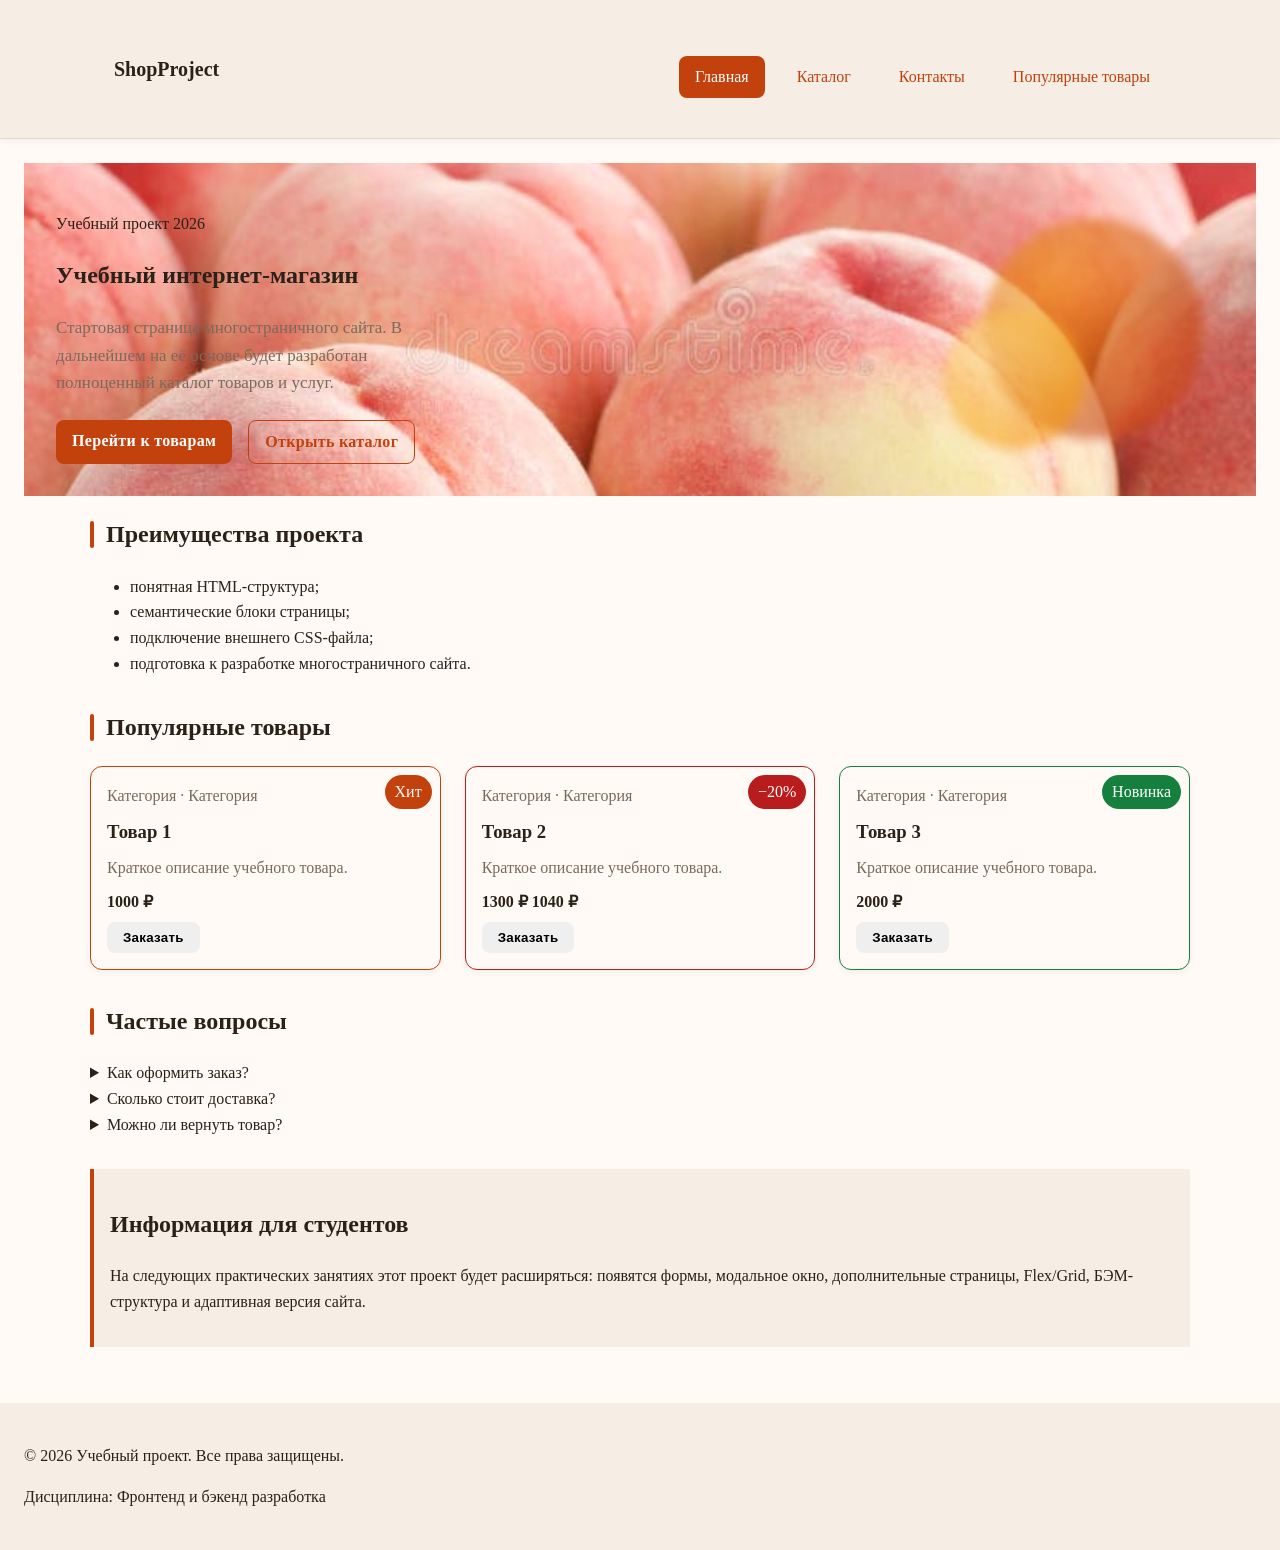
<file: index.html>
<!DOCTYPE html>
<html lang="ru">

<head>
  <meta charset="UTF-8">
  <meta name="viewport" content="width=device-width, initial-scale=1.0">
  <title>Учебный интернет-магазин</title>
  <link rel="stylesheet" href="css/style.css">
  <script src="js/main.js" defer></script>
</head>

<body>
  <header class="site-header">
    <div class="site-header__inner">
      <a class="site-header__logo" href="index.html">ShopProject</a>

      <nav class="site-nav" aria-label="Основная навигация">
        <ul class="site-nav__list">
          <li class="site-nav__item">
            <a class="site-nav__link site-nav__link--active" href="index.html">
              Главная
            </a>
          </li>
          <li class="site-nav__item">
            <a class="site-nav__link" href="catalog.html">Каталог</a>
          </li>
          <li class="site-nav__item">
            <a class="site-nav__link" href="contacts.html">Контакты</a>
          </li>
          <li class="site-nav__item">
            <a class="site-nav__link" href="index.html#popular">
              Популярные товары
            </a>
          </li>
        </ul>
      </nav>
    </div>
  </header>

  <main>
    <section class="hero">
      <div class="hero__content">
        <p class="">Учебный проект 2026</p>
        <h1 class="">Учебный интернет-магазин</h1>
        <p class="hero__lead">
          Стартовая страница многостраничного сайта. В дальнейшем на её основе
          будет разработан полноценный каталог товаров и услуг.
        </p>
        <div class="hero__actions">
          <a class="button button--primary" href="#popular">Перейти к товарам</a>
          <a class="button button--secondary" href="catalog.html">Открыть каталог</a>
        </div>
      </div>

      <div class="hero__visual" aria-hidden="true">
        <span class="hero__blob hero__blob--one"></span>
        <span class="hero__blob hero__blob--two"></span>
      </div>
    </section>

    <section class="section" id="advantages">
      <h2>Преимущества проекта</h2>

      <ul>
        <li>понятная HTML-структура;</li>
        <li>семантические блоки страницы;</li>
        <li>подключение внешнего CSS-файла;</li>
        <li>подготовка к разработке многостраничного сайта.</li>
      </ul>
    </section>

    <section class="section" id="popular">
      <h2>Популярные товары</h2>

      <div class="products-grid">
        <article class="product-card product-card--featured">
          <span class="product-card__badge">Хит</span>

          <p class="product-card__category">Категория · Категория</p>

          <h3 class="product-card__title">Товар 1</h3>
          <p class="product-card__description">Краткое описание учебного товара.</p>



          <p class="product-card__price">
            1000 ₽
          </p>

          <button class="button product-card__button" type="button" data-product="Товар 1">
            Заказать
          </button>
        </article>

        <article class="product-card product-card--discount">
          <span class="product-card__badge">−20%</span>

          <p class="product-card__category">Категория · Категория</p>

          <h3 class="product-card__title">Товар 2</h3>
          <p class="product-card__description">Краткое описание учебного товара.</p>



          <p class="product-card__price">
            <span class="product-card__price-old">1300 ₽</span>
            1040 ₽
          </p>

          <button class="button product-card__button" type="button" data-product="Товар 2">
            Заказать
          </button>
        </article>

        <article class="product-card product-card--new">
          <span class="product-card__badge">Новинка</span>

          <p class="product-card__category">Категория · Категория</p>

          <h3 class="product-card__title">Товар 3</h3>
          <p class="product-card__description">Краткое описание учебного товара.</p>



          <p class="product-card__price">
            2000 ₽
          </p>

          <button class="button product-card__button" type="button" data-product="Товар 3">
            Заказать
          </button>
        </article>
      </div>
    </section>

    <section class="section" id="faq">
      <h2>Частые вопросы</h2>

      <div>
        <details>
          <summary>Как оформить заказ?</summary>
          <p>
            Нажмите кнопку «Заказать» на карточке товара — откроется форма заявки.
            Заполните поля и отправьте заявку.
          </p>
        </details>

        <details>
          <summary>Сколько стоит доставка?</summary>
          <p>
            Стоимость доставки рассчитывается индивидуально и зависит от региона.
          </p>
        </details>

        <details>
          <summary>Можно ли вернуть товар?</summary>
          <p>
            Да, в течение 14 дней с момента получения при сохранении товарного вида.
          </p>
        </details>
      </div>
    </section>


    <aside class="aside-info">
      <h2>Информация для студентов</h2>
      <p>
        На следующих практических занятиях этот проект будет расширяться:
        появятся формы, модальное окно, дополнительные страницы, Flex/Grid,
        БЭМ-структура и адаптивная версия сайта.
      </p>
    </aside>


  </main>

  <footer id="contacts">
    <p>&copy; 2026 Учебный проект. Все права защищены.</p>
    <p>Дисциплина: Фронтенд и бэкенд разработка</p>
  </footer>

  <dialog class="order-dialog" id="order-dialog" aria-labelledby="order-dialog-title">
    <h2 class="order-dialog__title" id="order-dialog-title">Оформление заявки</h2>

    <p class="order-dialog__product">
      Вы заказываете: <strong id="order-product-name">—</strong>
    </p>

    <form class="order-form" id="order-form" action="#" method="post" novalidate>
      <input type="hidden" id="selected-product" name="product">

      <div class="order-form__field">
        <label class="order-form__label" for="order-name">Имя</label>
        <input class="order-form__input" id="order-name" name="name" type="text" required>
      </div>

      <div class="order-form__field">
        <label class="order-form__label" for="order-email">E-mail</label>
        <input class="order-form__input" id="order-email" name="email" type="email" required>
      </div>

      <div class="order-form__actions">
        <button class="button button--secondary" type="button" id="close-order-dialog">
          Закрыть
        </button>
        <button class="button button--primary" type="submit">
          Отправить заявку
        </button>
      </div>
    </form>
  </dialog>

  <p class="success-message" id="success-message" role="status" hidden>
    Спасибо! Заявка отправлена. Мы свяжемся с вами в ближайшее время.
  </p>
</body>

</html>
</file>
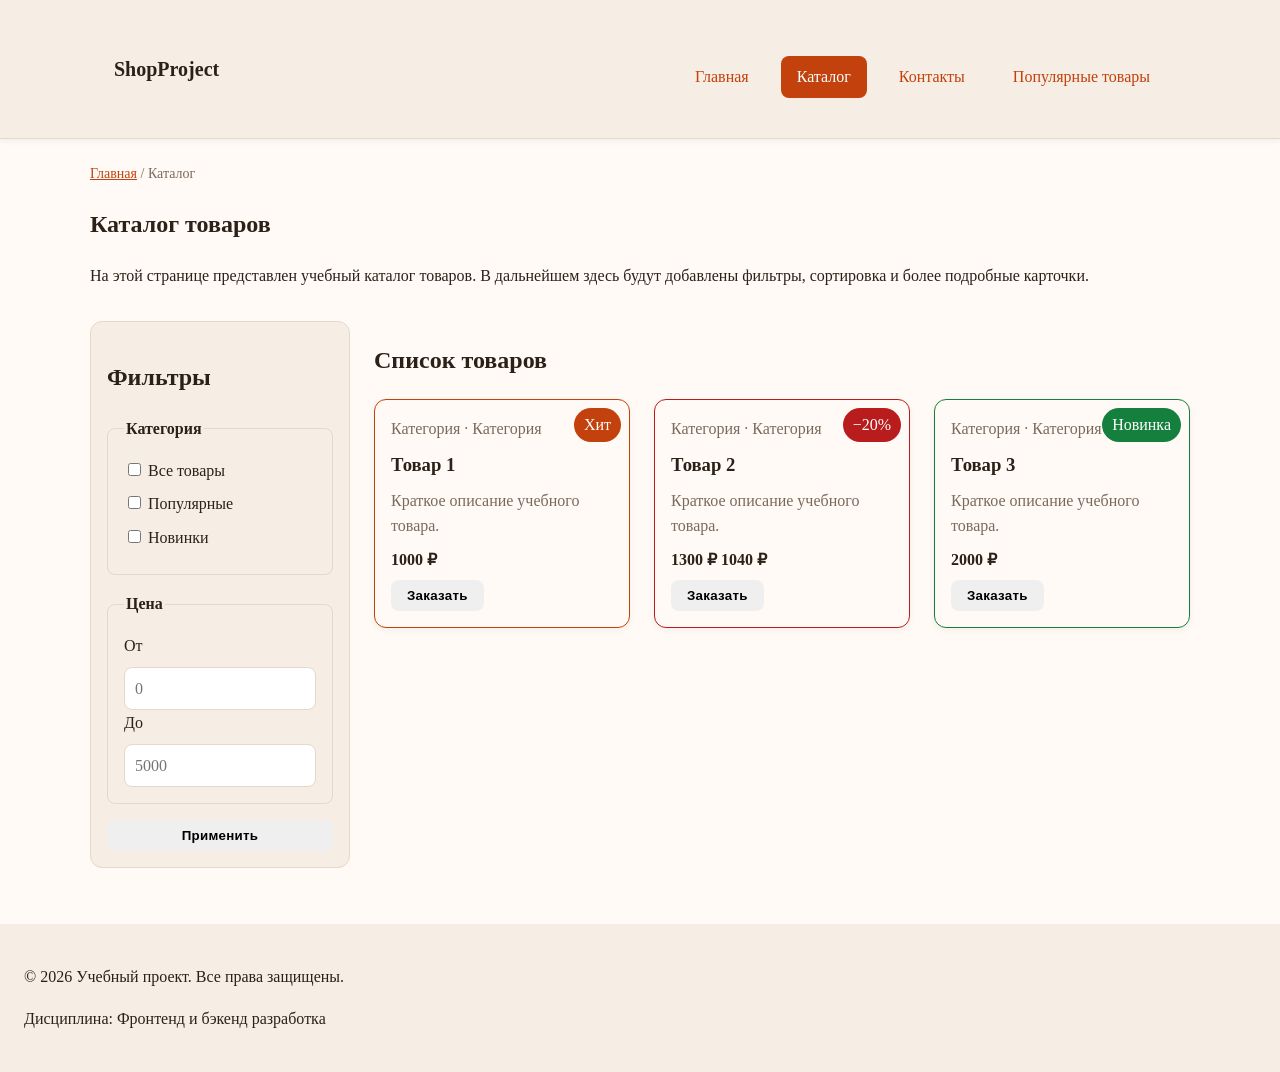
<file: catalog.html>
<!DOCTYPE html>
<html lang="ru">

<head>
    <meta charset="UTF-8">
    <meta name="viewport" content="width=device-width, initial-scale=1.0">
    <meta name="description" content="Каталог товаров учебного интернет-магазина.">
    <title>Каталог товаров — Учебный интернет-магазин</title>
    <link rel="stylesheet" href="css/style.css">
    <script src="js/main.js" defer></script>
</head>

<body>
    <header class="site-header">
        <div class="site-header__inner">
            <a class="site-header__logo" href="index.html">ShopProject</a>

            <nav class="site-nav" aria-label="Основная навигация">
                <ul class="site-nav__list">
                    <li class="site-nav__item">
                        <a class="site-nav__link" href="index.html">
                            Главная
                        </a>
                    </li>
                    <li class="site-nav__item">
                        <a class="site-nav__link site-nav__link--active" href="catalog.html">Каталог</a>
                    </li>
                    <li class="site-nav__item">
                        <a class="site-nav__link" href="contacts.html">Контакты</a>
                    </li>
                    <li class="site-nav__item">
                        <a class="site-nav__link" href="index.html#popular">
                            Популярные товары
                        </a>
                    </li>
                </ul>
            </nav>
        </div>
    </header>

    <main>
        <nav class="breadcrumbs" aria-label="Хлебные крошки">
            <a class="breadcrumbs__link" href="index.html">Главная</a>
            <span class="breadcrumbs__current">Каталог</span>
        </nav>

        <section class="section">
            <h1>Каталог товаров</h1>
            <p>
                На этой странице представлен учебный каталог товаров.
                В дальнейшем здесь будут добавлены фильтры, сортировка и более
                подробные карточки.
            </p>
        </section>

        <section class="catalog-layout">
            <aside class="catalog-filters">
                <h2>Фильтры</h2>

                <form class="filters-form" action="#" method="get">
                    <fieldset>
                        <legend>Категория</legend>

                        <label>
                            <input type="checkbox" name="category" value="all">
                            Все товары
                        </label>

                        <label>
                            <input type="checkbox" name="category" value="popular">
                            Популярные
                        </label>

                        <label>
                            <input type="checkbox" name="category" value="new">
                            Новинки
                        </label>
                    </fieldset>

                    <fieldset>
                        <legend>Цена</legend>

                        <label for="price-from">От</label>
                        <input id="price-from" name="price-from" type="number" min="0" placeholder="0">

                        <label for="price-to">До</label>
                        <input id="price-to" name="price-to" type="number" min="0" placeholder="5000">
                    </fieldset>

                    <button class="button" type="submit">Применить</button>
                </form>
            </aside>

            <section class="catalog-products">
                <h2>Список товаров</h2>

                <div class="products-grid">
                    <article class="product-card product-card--featured">
                        <span class="product-card__badge">Хит</span>

                        <p class="product-card__category">Категория · Категория</p>

                        <h3 class="product-card__title">Товар 1</h3>
                        <p class="product-card__description">Краткое описание учебного товара.</p>



                        <p class="product-card__price">
                            1000 ₽
                        </p>

                        <button class="button product-card__button" type="button" data-product="Товар 1">
                            Заказать
                        </button>
                    </article>

                    <article class="product-card product-card--discount">
                        <span class="product-card__badge">−20%</span>

                        <p class="product-card__category">Категория · Категория</p>

                        <h3 class="product-card__title">Товар 2</h3>
                        <p class="product-card__description">Краткое описание учебного товара.</p>



                        <p class="product-card__price">
                            <span class="product-card__price-old">1300 ₽</span>
                            1040 ₽
                        </p>

                        <button class="button product-card__button" type="button" data-product="Товар 2">
                            Заказать
                        </button>
                    </article>

                    <article class="product-card product-card--new">
                        <span class="product-card__badge">Новинка</span>

                        <p class="product-card__category">Категория · Категория</p>

                        <h3 class="product-card__title">Товар 3</h3>
                        <p class="product-card__description">Краткое описание учебного товара.</p>



                        <p class="product-card__price">
                            2000 ₽
                        </p>

                        <button class="button product-card__button" type="button" data-product="Товар 3">
                            Заказать
                        </button>
                    </article>
                </div>
            </section>
        </section>


    </main>

    <footer>
        <p>&copy; 2026 Учебный проект. Все права защищены.</p>
        <p>Дисциплина: Фронтенд и бэкенд разработка</p>
    </footer>


    <dialog class="order-dialog" id="order-dialog" aria-labelledby="order-dialog-title">
        <h2 class="order-dialog__title" id="order-dialog-title">Оформление заявки</h2>

        <p class="order-dialog__product">
            Вы заказываете: <strong id="order-product-name">—</strong>
        </p>

        <form class="order-form" id="order-form" action="#" method="post" novalidate>
            <input type="hidden" id="selected-product" name="product">

            <div class="order-form__field">
                <label class="order-form__label" for="order-name">Имя</label>
                <input class="order-form__input" id="order-name" name="name" type="text" required>
            </div>

            <div class="order-form__field">
                <label class="order-form__label" for="order-email">E-mail</label>
                <input class="order-form__input" id="order-email" name="email" type="email" required>
            </div>

            <div class="order-form__actions">
                <button class="button button--secondary" type="button" id="close-order-dialog">
                    Закрыть
                </button>
                <button class="button button--primary" type="submit">
                    Отправить заявку
                </button>
            </div>
        </form>
    </dialog>

</body>

</html>
</file>
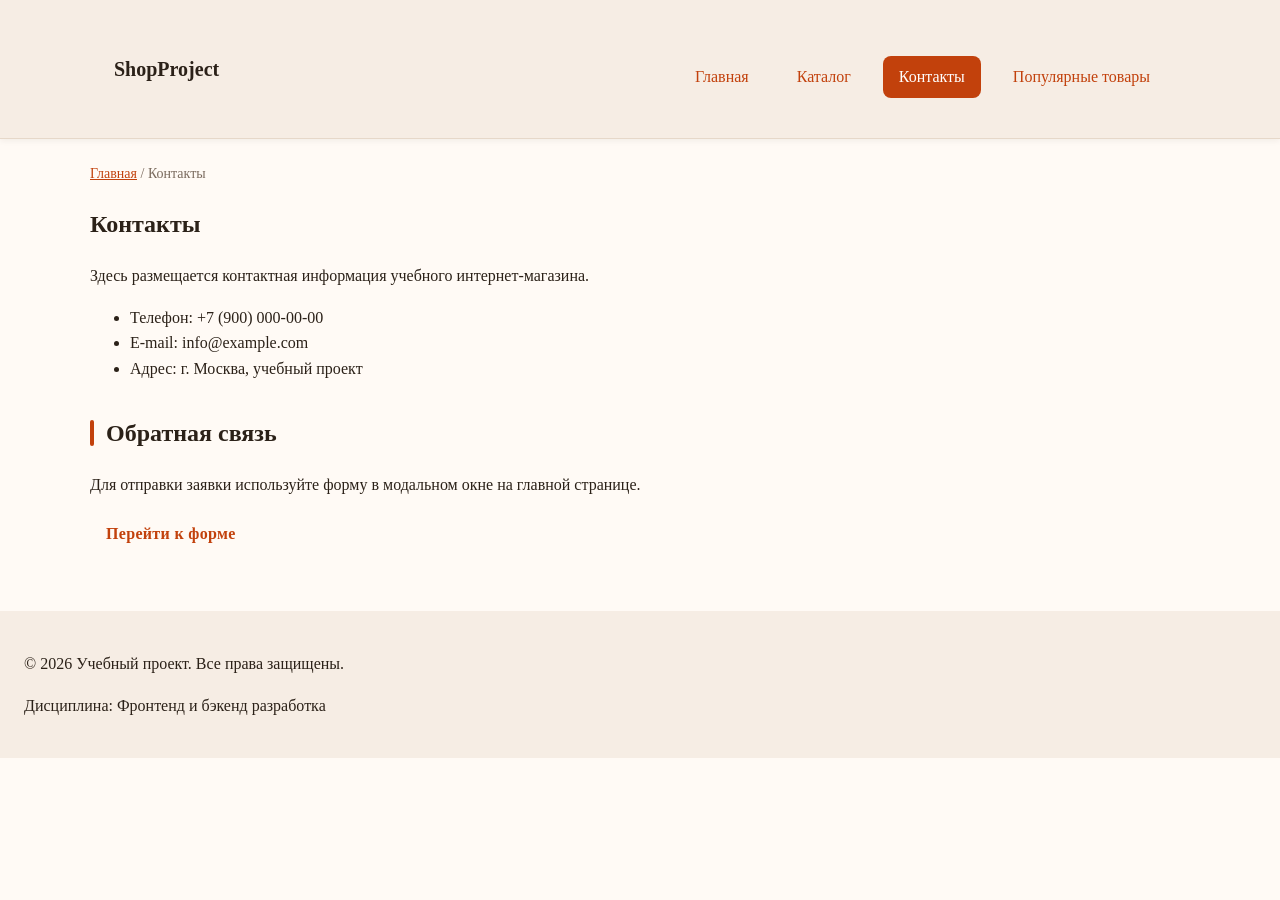
<file: contacts.html>
<!DOCTYPE html>
<html lang="ru">

<head>
  <meta charset="UTF-8">
  <meta name="viewport" content="width=device-width, initial-scale=1.0">
  <meta name="description" content="Контактная информация учебного интернет-магазина.">
  <title>Контакты — Учебный интернет-магазин</title>
  <link rel="stylesheet" href="css/style.css">
</head>

<body>
  <header class="site-header">
    <div class="site-header__inner">
      <a class="site-header__logo" href="index.html">ShopProject</a>

      <nav class="site-nav" aria-label="Основная навигация">
        <ul class="site-nav__list">
          <li class="site-nav__item">
            <a class="site-nav__link" href="index.html">
              Главная
            </a>
          </li>
          <li class="site-nav__item">
            <a class="site-nav__link" href="catalog.html">Каталог</a>
          </li>
          <li class="site-nav__item">
            <a class="site-nav__link site-nav__link--active" href="contacts.html">Контакты</a>
          </li>
          <li class="site-nav__item">
            <a class="site-nav__link" href="index.html#popular">
              Популярные товары
            </a>
          </li>
        </ul>
      </nav>
    </div>
  </header>

  <main>
    <nav class="breadcrumbs" aria-label="Хлебные крошки">
      <a class="breadcrumbs__link" href="index.html">Главная</a>
      <span class="breadcrumbs__current">Контакты</span>
    </nav>

    <section class="section">
      <h1>Контакты</h1>
      <p>
        Здесь размещается контактная информация учебного интернет-магазина.
      </p>

      <ul>
        <li>Телефон: +7 (900) 000-00-00</li>
        <li>E-mail: info@example.com</li>
        <li>Адрес: г. Москва, учебный проект</li>
      </ul>
    </section>

    <section class="section" id="feedback">
      <h2>Обратная связь</h2>
      <p>
        Для отправки заявки используйте форму в модальном окне на главной странице.
      </p>
      <a class="button" href="index.html#contacts">Перейти к форме</a>
    </section>

    

  </main>

  <footer>
    <p>&copy; 2026 Учебный проект. Все права защищены.</p>
    <p>Дисциплина: Фронтенд и бэкенд разработка</p>
  </footer>
</body>

</html>
</file>
<file: css/style.css>
/* ===============================
   1. Переменные проекта
   =============================== */

:root {
  
  /* Фоны и текст */
  --color-bg: #fffaf5;
  /* тёплый кремовый  */
  --color-text: #2b2118;
  /* тёмно-коричневый  */
  --color-muted: #7a6a5d;
  /* приглушённый коричневый */
  --color-surface: #f6ede4;
  /* бежевая поверхность */
  --color-surface-accent: #fbe4d5;
  /* персиковый акцент */

  /* Основной акцент — терракота */
  --color-primary: #c2410c;
  --color-primary-dark: #9a3412;

  /* Границы и статусы */
  --color-border: #e6d8c9;
  --color-danger: #b91c1c;
  --color-success: #15803d;
  --color-success-bg: #ecfdf3;
  --color-white: #ffffff;

  /* Отступы — без изменений */
  --space-xs: 4px;
  --space-sm: 8px;
  --space-md: 16px;
  --space-lg: 24px;
  --space-xl: 32px;

  /* Скругления  */
  --radius-sm: 8px;
  --radius-md: 12px;
  --radius-lg: 18px;

  /* Новая переменная: тень (используется в нескольких местах) */
  --shadow-sm: 0 2px 6px rgba(43, 33, 24, 0.06);
  --shadow-md: 0 6px 20px rgba(43, 33, 24, 0.10);

  /* Размеры */
  --container-width: 1100px;
}

:target {
  outline: 2px dashed var(--color-primary);
  outline-offset: 4px;
}

/* ===============================
   2. Базовые стили
   =============================== */

/*
  Универсальное правило для всех элементов.
  border-box делает расчёт размеров более понятным:
  width включает content, padding и border.
*/
* {
  box-sizing: border-box;
}

/*
  Убираем стандартный внешний отступ браузера у body.
  Без этого вокруг страницы может появиться белая рамка.
*/
body {
  margin: 0;
  font-family: "Times New Roman";
  line-height: 1.6;
  color: var(--color-text);
  background-color: var(--color-bg);
}

/*
  Задаём внутренние отступы для основных областей страницы.
  Это делает содержимое визуально отделённым от краёв окна браузера.
*/
header,
main,
footer {
  padding: var(--space-lg);
}

/*
  Оформляем шапку страницы.
*/
.site-header {
  position: sticky;
  top: 0;
  z-index: 100;
  background-color: var(--color-surface);
  border-bottom: 1px solid var(--color-border);
  box-shadow: var(--shadow-sm);
  backdrop-filter: blur(6px);
}

.site-header__inner {
  max-width: var(--container-width);
  margin: 0 auto;
  padding: var(--space-md) var(--space-lg);
  display: flex;
  align-items: center;
  justify-content: space-between;
  gap: var(--space-lg);
}

/* Логотип с квадратной «маркой» */
.site-header__logo {
  display: inline-flex;
  align-items: center;
  gap: var(--space-sm);
  font-weight: 700;
  font-size: 20px;
  color: var(--color-text);
  text-decoration: none;
}
/*
.site-header__logo-mark {
  display: inline-flex;
  align-items: center;
  justify-content: center;
  width: 34px;
  height: 34px;
  font-family: Georgia, serif;
  font-size: 20px;
  color: var(--color-white);
  background-color: var(--color-primary);
  border-radius: var(--radius-sm);
}*/

/* Акцентная ссылка в меню — как «кнопка» */
/*.site-nav__link--accent {
  color: var(--color-white);
  background-color: var(--color-primary);
}

.site-nav__link--accent:hover {
  background-color: var(--color-primary-dark);
  color: var(--color-white);
}*/

/*
  Оформляем подвал страницы тем же фоном,
  чтобы визуально отделить его от основного содержимого.
*/
footer {
  background-color: var(--color-surface);
}

html {
  scroll-behavior: smooth;
}

/* ===============================
   3. Общие элементы интерфейса
   =============================== */

a {
  color: var(--color-primary);
}

a:hover {
  color: var(--color-primary-dark);
}

a:focus-visible {
  outline: 2px solid var(--color-primary);
  outline-offset: 3px;
}

/*
  у заголовков h2 разделов появляется
  короткая акцентная черта слева
*/

.section h2 {
  position: relative;
  padding-left: var(--space-md);
}

.section h2::before {
  content: "";
  position: absolute;
  left: 0;
  top: 0.25em;
  bottom: 0.25em;
  width: 4px;
  background-color: var(--color-primary);
  border-radius: 2px;
}

/*
  Пока это обычная ссылка или кнопка, но визуально она оформляется как кнопка.
*/
.button {
  display: inline-block;
  padding: var(--space-sm) var(--space-md);
  border: none;
  border-radius: var(--radius-sm);
  font-weight: 600;
  letter-spacing: 0.02em;
  transition: background-color 0.2s ease, transform 0.15s ease;

  /*font: inherit;*/

  text-decoration: none;
  cursor: pointer;
}

.button:active {
  transform: translateY(1px);
}

.button--primary {
  color: var(--color-white);
  background-color: var(--color-primary);
}

.button--primary:hover {
  background-color: var(--color-primary-dark);
}

.button--secondary {
  color: var(--color-primary);
  background-color: transparent;
  border: 1px solid var(--color-primary);
}

.button--secondary:hover {
  color: var(--color-white);
  background-color: var(--color-primary);
}

.button:focus-visible {
  outline: 2px solid var(--color-primary);
  outline-offset: 3px;
}

.button:disabled,
.button--disabled {
  opacity: 0.6;
  cursor: not-allowed;
}

/* ===============================
   4. Компоненты страницы
   =============================== */


/*
  Убираем стандартные отступы и маркеры списка навигации.
*/
.site-nav__list {
  display: flex;
  flex-wrap: wrap;
  justify-content: center;
  align-items: center;
  gap: var(--space-md);
  padding: 0;
  margin: var(--space-md) 0 0;
  list-style: none;
}

.site-nav__link {
  display: inline-block;
  padding: var(--space-sm) var(--space-md);
  color: var(--color-primary);
  text-decoration: none;
  border-radius: var(--radius-sm);
}

.site-nav__link:hover {
  color: var(--color-white);
  background-color: var(--color-primary);
}

.site-nav__link:focus-visible {
  outline: 2px solid var(--color-primary);
  outline-offset: 3px;
}

.site-nav__link--active {
  color: var(--color-white);
  background-color: var(--color-primary);
}

/*
  Hero-блок — первый крупный блок страницы.
  Он визуально отделяется от остальных разделов фоном и отступами.
*/

.hero {
  /*max-width: var(--container-width);
  margin: 0 auto var(--space-xl);*/
  padding: var(--space-xl);
  display: flex;
    
  gap: var(--space-xl);
  align-items: center;
  background-color: var(--color-surface-accent);
  background-image: url("../images/persic.jpg");
  background-size: cover;
  background-position: center;
  /*border-radius: var(--radius-lg);
  box-shadow: var(--shadow-md);*/
  position: relative;
  overflow: hidden;
}

.hero__content {
  flex: 1.2 1 0;  
  min-width: 0;
}

.hero__visual {
  flex: 0.8 1 0;   
  position: relative;
  min-height: 220px;
}

.hero__eyebrow {
  margin: 0 0 var(--space-sm);
  font-size: 13px;
  text-transform: uppercase;
  letter-spacing: 0.12em;
  color: var(--color-primary);
  font-weight: 700;
}

.hero__title {
  margin: 0 0 var(--space-md);
  
  line-height: 1.15;
  color: var(--color-text);
}

.hero__lead {
  margin: 0 0 var(--space-lg);
  max-width: 46ch;
  color: var(--color-muted);
  font-size: 17px;
}

.hero__actions {
  display: flex;
  flex-wrap: wrap;
  gap: var(--space-md);
}

/* Пантовые кружечки */


.hero__blob {
  position: absolute;
  border-radius: 50%;
  filter: blur(6px);
  opacity: 0.55;
}

.hero__blob--one {
  width: 220px;
  height: 220px;
  right: 20px;
  top: 0;
  background: radial-gradient(circle at 30% 30%, #f59e0b, #c2410c 70%);
}

.hero__blob--two {
  width: 140px;
  height: 140px;
  right: 140px;
  bottom: -10px;
  background: radial-gradient(circle at 30% 30%, #fde68a, #f59e0b 70%);
}

/*
  Общий класс для разделов страницы.
*/
.section {
  max-width: var(--container-width);
  margin: 0 auto var(--space-xl);
}


/*
  Карточка товара — самостоятельный блок.*/

.product-card {
  position: relative;
  display: flex;
  flex-direction: column;
  gap: var(--space-sm);
  padding: var(--space-md);
  border: 1px solid var(--color-border);
  border-radius: var(--radius-md);
  background-color: var(--color-bg);
  box-shadow: var(--shadow-sm);
  transition: box-shadow 0.2s ease, transform 0.2s ease, border-color 0.2s ease;
}


/*
  При наведении подсвечиваем рамку — карточка воспринимается как интерактивный блок.
*/
.product-card:hover {
  border-color: var(--color-primary);
  box-shadow: var(--shadow-md);
  transform: translateY(-3px);
}

.product-card--featured {
  border-color: var(--color-primary);
}

.product-card--discount {
  border-color: var(--color-danger);
}

.product-card--new {
  border-color: var(--color-success);
}

.product-card__title {
  margin: 0;
  color: var(--color-text);
}

.product-card__description {
  margin: 0;
  color: var(--color-muted);
}

.product-card__price {
  margin: 0;
  font-weight: 700;
}


.product-card__button {
  margin-top: auto;
  align-self: flex-start;
}


/*.product-card--discount .product-card__price {
  color: var(--color-danger);
}*/

/* --- Бейдж --- */

.product-card__badge {
  position: absolute;
  top: var(--space-sm);
  right: var(--space-sm);
  padding: 4px 10px;
  
  color: var(--color-white);
  background-color: var(--color-primary);
  border-radius: 999px;
  z-index: 1;
}

.product-card--discount .product-card__badge {
  background-color: var(--color-danger);
}

.product-card--new .product-card__badge {
  background-color: var(--color-success);
}

.product-card__category {
  margin: 0;
  color: var(--color-muted);
}


/*
  Дополнительный информационный блок.
*/
.aside-info {
  max-width: var(--container-width);
  margin: 0 auto var(--space-xl);
  padding: var(--space-md);
  border-left: 4px solid var(--color-primary);
  background-color: var(--color-surface);
}

.products-grid {
  display: grid;
  grid-template-columns: repeat(3, 1fr);
  gap: var(--space-lg);
}

/* ===============================
   5. Форма и модальное окно
   =============================== */

/* Строка «Вы заказываете» в модалке */
.order-dialog__product {
  margin: 0 0 var(--space-md);
  padding: var(--space-sm) var(--space-md);
  background-color: var(--color-surface-accent);
  
  border-radius: var(--radius-sm);
  color: var(--color-muted);
  font-size: 14px;
}

.order-dialog__product strong {
  color: var(--color-text);
}

/* Сообщение об успехе — «тост» */
.success-message {
  max-width: var(--container-width);
  margin: var(--space-lg) auto;
  padding: var(--space-md) var(--space-lg);
  border-left: 4px solid var(--color-success);
  background-color: var(--color-success-bg);
  border-radius: var(--radius-sm);
  box-shadow: var(--shadow-sm);
  color: var(--color-success);
  font-weight: 600;
}

/*
  Модальное окно.
  Элемент dialog сам умеет открываться поверх страницы.
*/
.order-dialog {
  width: min(100% - 32px, 560px);
  padding: var(--space-lg);
  border: none;
  border-radius: var(--radius-lg);
}

.order-dialog::backdrop {
  background-color: rgba(0, 0, 0, 0.5);
}

.order-dialog__title {
  margin-top: 0;
}

/*
  Поле формы.
  Каждый блок получает нижний отступ.
*/


/*
  Подпись поля.
*/
/*
.form-field label {
  display: block;
  margin-bottom: var(--space-xs);
}

.form-field input,
.form-field select,
.form-field textarea {
  width: 100%;
  padding: 10px 12px;
  border: 1px solid var(--color-border);
  border-radius: var(--radius-sm);
  font: inherit;
}*/


.order-form__field {
  margin-bottom: var(--space-md);
}

.order-form__label {
  display: block;
  margin-bottom: var(--space-xs);
}

.order-form__input,
.order-form__select,
.order-form__textarea {
  width: 100%;
  padding: 10px 12px;
  border: 1px solid var(--color-border);
  border-radius: var(--radius-sm);
  font: inherit;
}

.order-form__input:hover,
.order-form__select:hover,
.order-form__textarea:hover {
  border-color: var(--color-primary);
}

.order-form__input:focus-visible,
.order-form__select:focus-visible,
.order-form__textarea:focus-visible {
  outline: 2px solid var(--color-primary);
  outline-offset: 3px;
}

.order-form__actions {
  display: flex;
  gap: var(--space-md);
  margin-top: var(--space-lg);
}

/*
  Подсветка ошибочных полей.
  Атрибут aria-invalid будет добавляться через JavaScript.
*/
[aria-invalid="true"] {
  border-color: var(--color-danger);
}

/*
  Кнопки формы.
*/
/*.form-actions {
  display: flex;
  gap: 12px;
  margin-top: var(--space-lg);
}*/



/*Стили для хлебных крошек*/

.breadcrumbs {
  max-width: var(--container-width);
  margin: 0 auto var(--space-md);
  font-size: 14px;
  color: var(--color-muted);
}

.breadcrumbs__link {
  color: var(--color-primary);
}

.breadcrumbs__current::before {
  content: " / ";
  color: var(--color-muted);
}



.catalog-layout {
  max-width: var(--container-width);
  margin: 0 auto var(--space-xl);
  display: grid;
  grid-template-columns: 260px 1fr;
  grid-template-areas: "filters products";
  gap: var(--space-lg);
}

.catalog-filters {
  grid-area: filters;
  padding: var(--space-md);
  border: 1px solid var(--color-border);
  border-radius: var(--radius-md);
  background-color: var(--color-surface);
}

.catalog-products {
  grid-area: products;
}

.filters-form {
  display: grid;
  gap: var(--space-md);
}

.filters-form fieldset {
  margin: 0;
  padding: var(--space-md);
  border: 1px solid var(--color-border);
  border-radius: var(--radius-sm);
}

.filters-form legend {
  font-weight: 700;
}

.filters-form label {
  display: block;
  margin-bottom: var(--space-sm);
}

.filters-form input[type="number"] {
  width: 100%;
  padding: 8px 10px;
  border: 1px solid var(--color-border);
  border-radius: var(--radius-sm);
  font: inherit;
}
</file>
